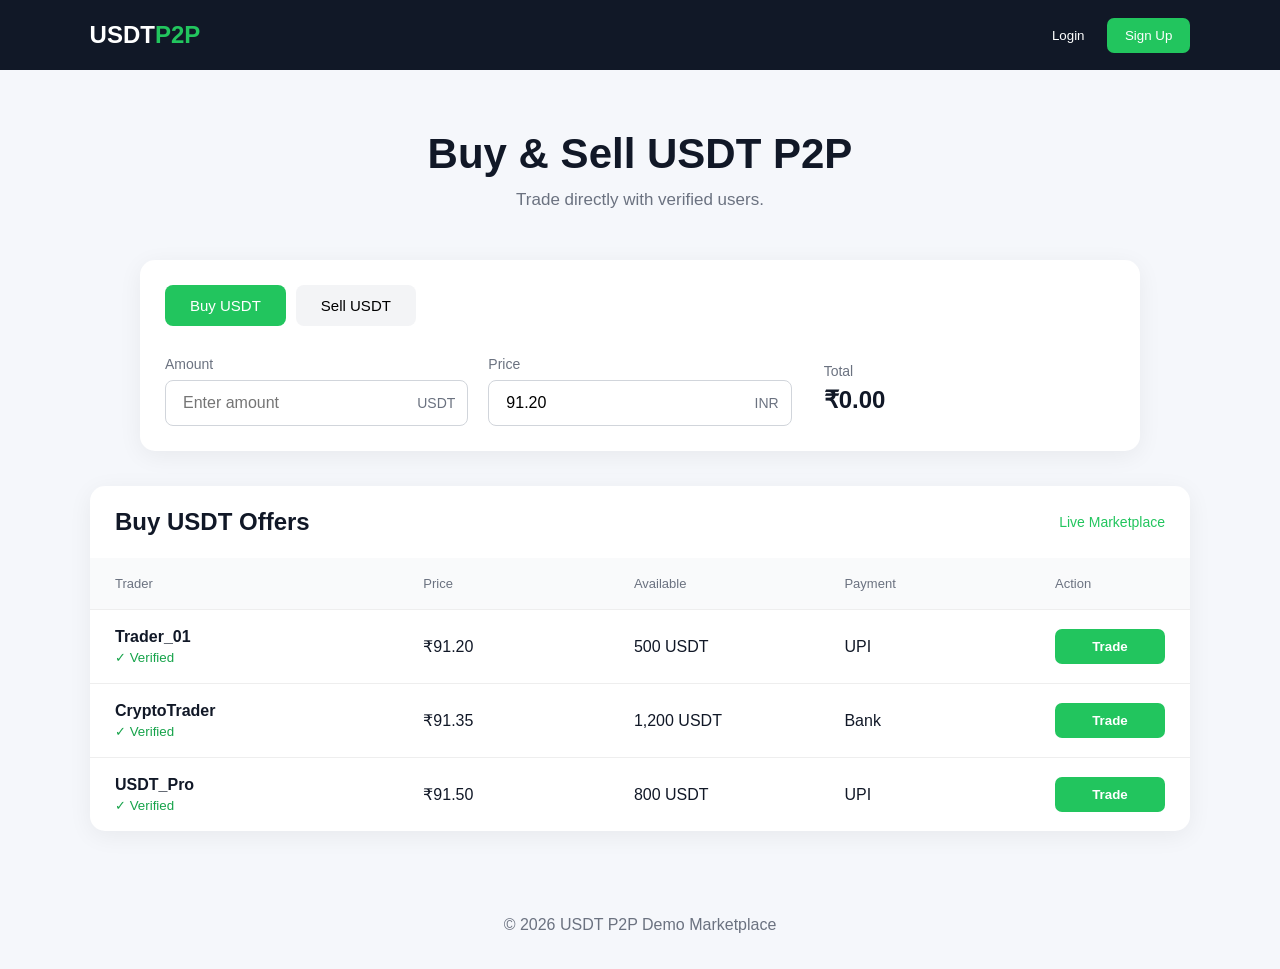
<file: INDEX.HTML>
<!DOCTYPE html>
<html lang="en">
<head>
    <meta charset="UTF-8">
    <meta name="viewport" content="width=device-width, initial-scale=1.0">
    <title>USDT P2P Marketplace</title>

    <link rel="stylesheet" href="style.css">
</head>

<body>

    <header>
        <div class="logo">USDT<span>P2P</span></div>

        <nav>
            <button class="login-btn">Login</button>
            <button class="signup-btn">Sign Up</button>
        </nav>
    </header>

    <main>

        <section class="hero">
            <h1>Buy & Sell USDT P2P</h1>
            <p>Trade directly with verified users.</p>
        </section>

        <section class="trade-box">

            <div class="tabs">
                <button id="buyTab" class="tab active" onclick="setMode('buy')">
                    Buy USDT
                </button>

                <button id="sellTab" class="tab" onclick="setMode('sell')">
                    Sell USDT
                </button>
            </div>

            <div class="calculator">

                <div>
                    <label>Amount</label>

                    <div class="input-box">
                        <input
                            type="number"
                            id="amount"
                            placeholder="Enter amount"
                            oninput="calculate()"
                        >

                        <span id="currency">USDT</span>
                    </div>
                </div>

                <div>
                    <label>Price</label>

                    <div class="input-box">
                        <input
                            type="number"
                            id="price"
                            value="91.20"
                            oninput="calculate()"
                        >

                        <span>INR</span>
                    </div>
                </div>

                <div class="total">
                    <span>Total</span>
                    <strong id="total">₹0.00</strong>
                </div>

            </div>

        </section>

        <section class="market">

            <div class="market-title">
                <h2 id="marketTitle">Buy USDT Offers</h2>
                <span>Live Marketplace</span>
            </div>

            <div class="market-header">
                <div>Trader</div>
                <div>Price</div>
                <div>Available</div>
                <div>Payment</div>
                <div>Action</div>
            </div>

            <div class="offer">

                <div>
                    <strong>Trader_01</strong>
                    <small>✓ Verified</small>
                </div>

                <div>₹91.20</div>
                <div>500 USDT</div>
                <div>UPI</div>

                <button class="trade-btn" onclick="startTrade('Trader_01')">
                    Trade
                </button>

            </div>

            <div class="offer">

                <div>
                    <strong>CryptoTrader</strong>
                    <small>✓ Verified</small>
                </div>

                <div>₹91.35</div>
                <div>1,200 USDT</div>
                <div>Bank</div>

                <button class="trade-btn" onclick="startTrade('CryptoTrader')">
                    Trade
                </button>

            </div>

            <div class="offer">

                <div>
                    <strong>USDT_Pro</strong>
                    <small>✓ Verified</small>
                </div>

                <div>₹91.50</div>
                <div>800 USDT</div>
                <div>UPI</div>

                <button class="trade-btn" onclick="startTrade('USDT_Pro')">
                    Trade
                </button>

            </div>

        </section>

    </main>

    <footer>
        © 2026 USDT P2P Demo Marketplace
    </footer>

    <script src="script.js"></script>

</body>
</html>
</file>
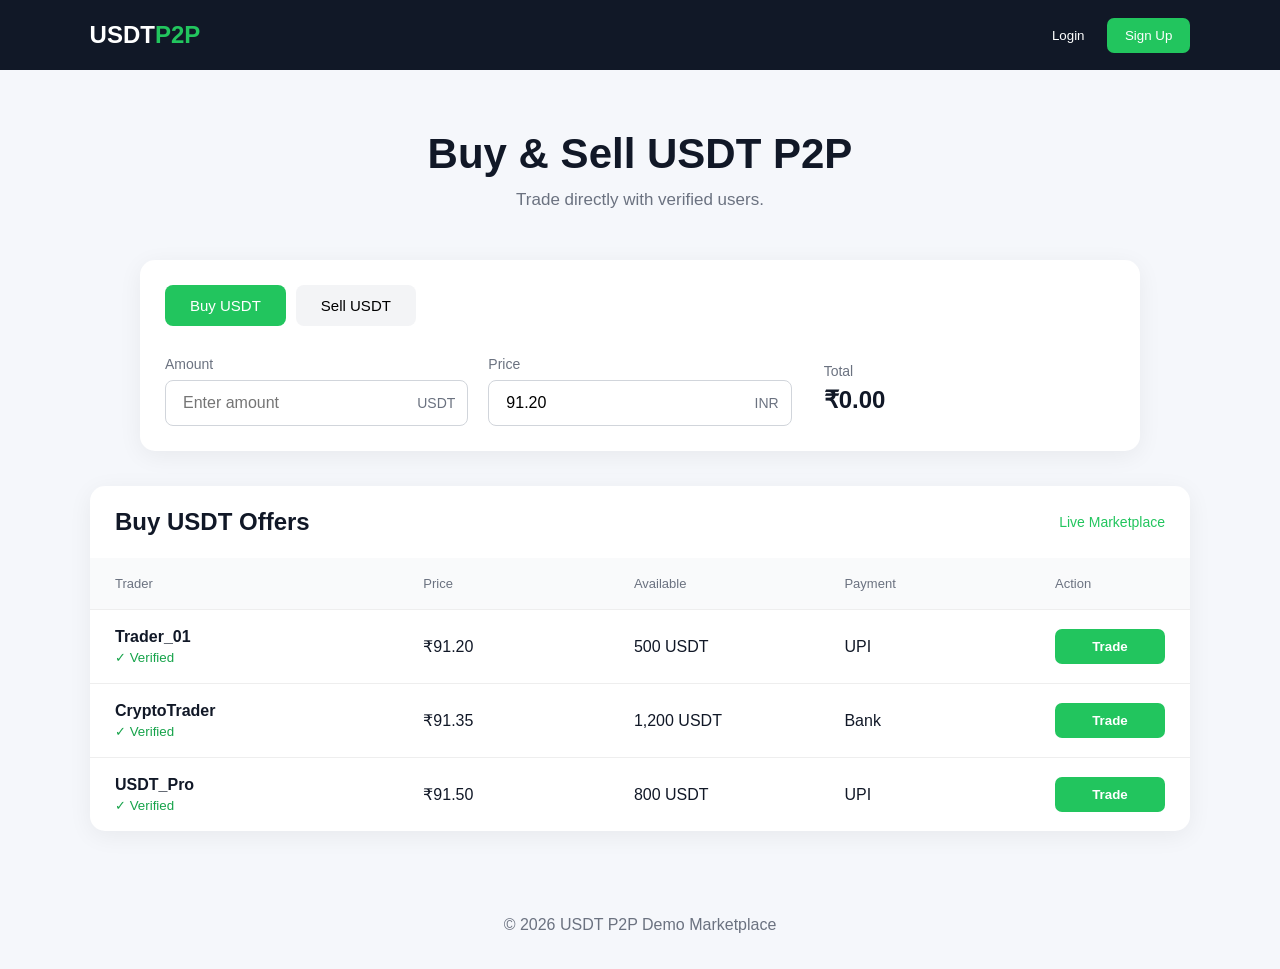
<file: index.html>
<!DOCTYPE html>
<html lang="en">
<head>
    <meta charset="UTF-8">
    <meta name="viewport" content="width=device-width, initial-scale=1.0">
    <title>USDT P2P Marketplace</title>

    <link rel="stylesheet" href="style.css">
</head>

<body>

    <header>
        <div class="logo">USDT<span>P2P</span></div>

        <nav>
            <button class="login-btn">Login</button>
            <button class="signup-btn">Sign Up</button>
        </nav>
    </header>

    <main>

        <section class="hero">
            <h1>Buy & Sell USDT P2P</h1>
            <p>Trade directly with verified users.</p>
        </section>

        <section class="trade-box">

            <div class="tabs">
                <button id="buyTab" class="tab active" onclick="setMode('buy')">
                    Buy USDT
                </button>

                <button id="sellTab" class="tab" onclick="setMode('sell')">
                    Sell USDT
                </button>
            </div>

            <div class="calculator">

                <div>
                    <label>Amount</label>

                    <div class="input-box">
                        <input
                            type="number"
                            id="amount"
                            placeholder="Enter amount"
                            oninput="calculate()"
                        >

                        <span id="currency">USDT</span>
                    </div>
                </div>

                <div>
                    <label>Price</label>

                    <div class="input-box">
                        <input
                            type="number"
                            id="price"
                            value="91.20"
                            oninput="calculate()"
                        >

                        <span>INR</span>
                    </div>
                </div>

                <div class="total">
                    <span>Total</span>
                    <strong id="total">₹0.00</strong>
                </div>

            </div>

        </section>

        <section class="market">

            <div class="market-title">
                <h2 id="marketTitle">Buy USDT Offers</h2>
                <span>Live Marketplace</span>
            </div>

            <div class="market-header">
                <div>Trader</div>
                <div>Price</div>
                <div>Available</div>
                <div>Payment</div>
                <div>Action</div>
            </div>

            <div class="offer">

                <div>
                    <strong>Trader_01</strong>
                    <small>✓ Verified</small>
                </div>

                <div>₹91.20</div>
                <div>500 USDT</div>
                <div>UPI</div>

                <button class="trade-btn" onclick="startTrade('Trader_01')">
                    Trade
                </button>

            </div>

            <div class="offer">

                <div>
                    <strong>CryptoTrader</strong>
                    <small>✓ Verified</small>
                </div>

                <div>₹91.35</div>
                <div>1,200 USDT</div>
                <div>Bank</div>

                <button class="trade-btn" onclick="startTrade('CryptoTrader')">
                    Trade
                </button>

            </div>

            <div class="offer">

                <div>
                    <strong>USDT_Pro</strong>
                    <small>✓ Verified</small>
                </div>

                <div>₹91.50</div>
                <div>800 USDT</div>
                <div>UPI</div>

                <button class="trade-btn" onclick="startTrade('USDT_Pro')">
                    Trade
                </button>

            </div>

        </section>

    </main>

    <footer>
        © 2026 USDT P2P Demo Marketplace
    </footer>

    <script src="script.js"></script>

</body>
</html>
</file>
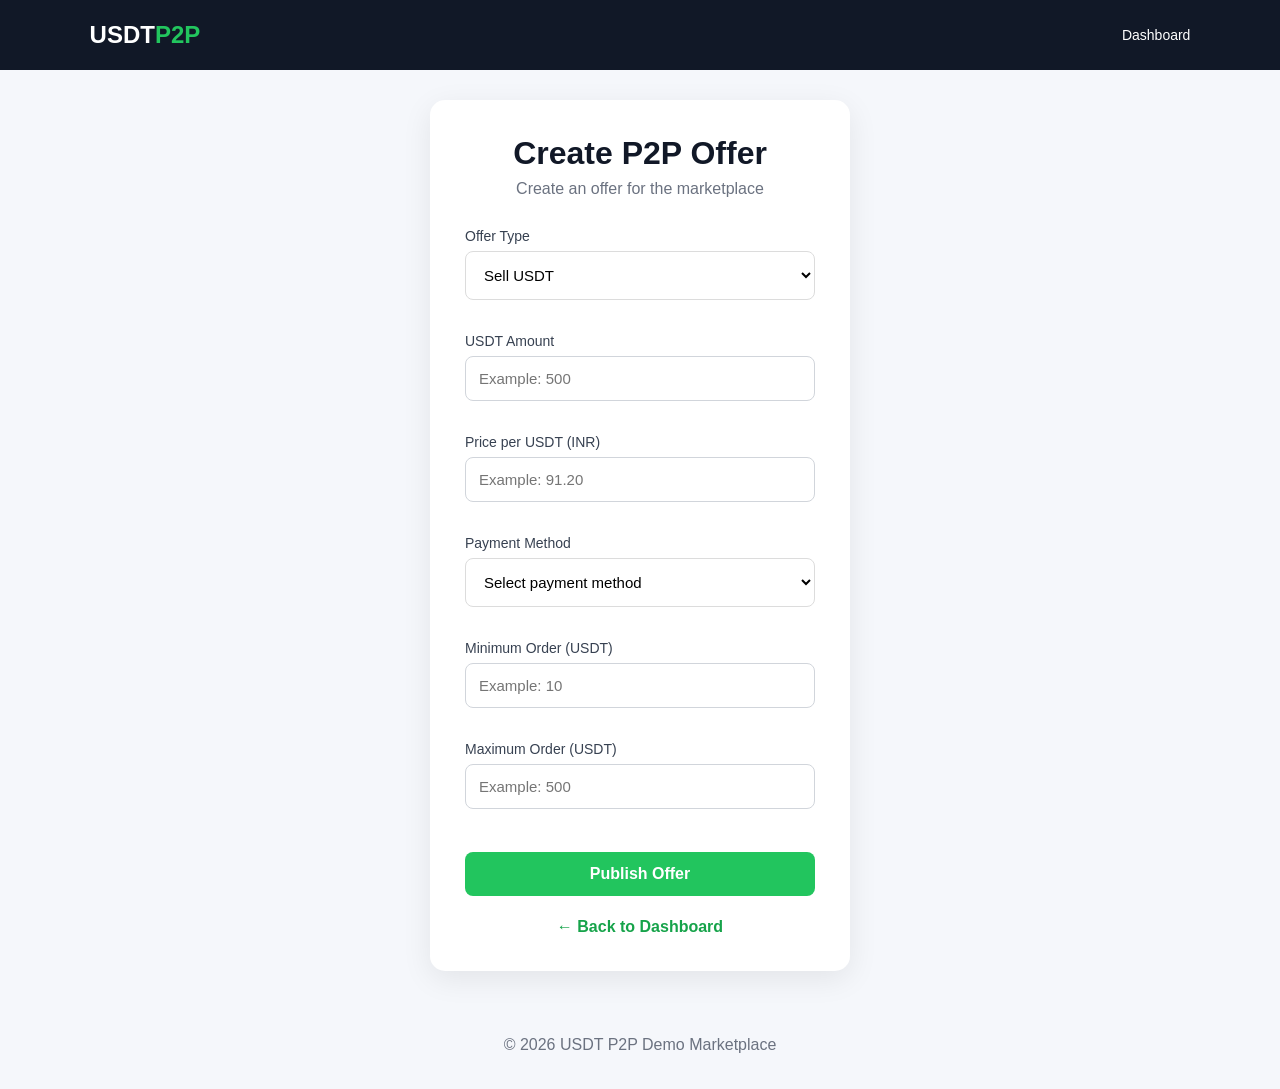
<file: CREATE-offer.html>
<!DOCTYPE html>
<html lang="en">
<head>
    <meta charset="UTF-8">
    <meta name="viewport" content="width=device-width, initial-scale=1.0">
    <title>Create Offer - USDT P2P</title>
    <link rel="stylesheet" href="style.css">
</head>

<body>

<header>
    <div class="logo">USDT<span>P2P</span></div>
    <a href="dashboard.html" class="back-home">Dashboard</a>
</header>

<main class="auth-page">

    <div class="auth-card offer-card">

        <h1>Create P2P Offer</h1>
        <p class="auth-subtitle">
            Create an offer for the marketplace
        </p>

        <form onsubmit="createOffer(event)">

            <label>Offer Type</label>
            <select id="offerType" required>
                <option value="sell">Sell USDT</option>
                <option value="buy">Buy USDT</option>
            </select>

            <label>USDT Amount</label>
            <input
                type="number"
                id="usdtAmount"
                placeholder="Example: 500"
                min="1"
                step="0.01"
                required
            >

            <label>Price per USDT (INR)</label>
            <input
                type="number"
                id="usdtPrice"
                placeholder="Example: 91.20"
                min="0.01"
                step="0.01"
                required
            >

            <label>Payment Method</label>
            <select id="paymentMethod" required>
                <option value="">Select payment method</option>
                <option value="UPI">UPI</option>
                <option value="Bank Transfer">Bank Transfer</option>
            </select>

            <label>Minimum Order (USDT)</label>
            <input
                type="number"
                id="minOrder"
                placeholder="Example: 10"
                min="1"
                step="0.01"
                required
            >

            <label>Maximum Order (USDT)</label>
            <input
                type="number"
                id="maxOrder"
                placeholder="Example: 500"
                min="1"
                step="0.01"
                required
            >

            <button type="submit" class="auth-btn">
                Publish Offer
            </button>

        </form>

        <p class="switch-auth">
            <a href="dashboard.html">← Back to Dashboard</a>
        </p>

    </div>

</main>

<footer>
    © 2026 USDT P2P Demo Marketplace
</footer>

<script>

function createOffer(event) {

    event.preventDefault();

    const type = document.getElementById("offerType").value;
    const amount = Number(document.getElementById("usdtAmount").value);
    const price = Number(document.getElementById("usdtPrice").value);
    const payment = document.getElementById("paymentMethod").value;
    const minOrder = Number(document.getElementById("minOrder").value);
    const maxOrder = Number(document.getElementById("maxOrder").value);

    if (minOrder > maxOrder) {
        alert("Minimum order cannot be greater than maximum order.");
        return;
    }

    if (maxOrder > amount) {
        alert("Maximum order cannot be greater than available USDT amount.");
        return;
    }

    const offer = {
        id: Date.now(),
        type: type,
        amount: amount,
        price: price,
        payment: payment,
        minOrder: minOrder,
        maxOrder: maxOrder,
        status: "Active"
    };

    localStorage.setItem("myOffer", JSON.stringify(offer));

    alert(
        "Offer Published Successfully!\n\n" +
        "Type: " + type.toUpperCase() +
        "\nUSDT: " + amount +
        "\nPrice: ₹" + price +
        "\nPayment: " + payment
    );

    window.location.href = "dashboard.html";
}

</script>

</body>
</html>
</file>
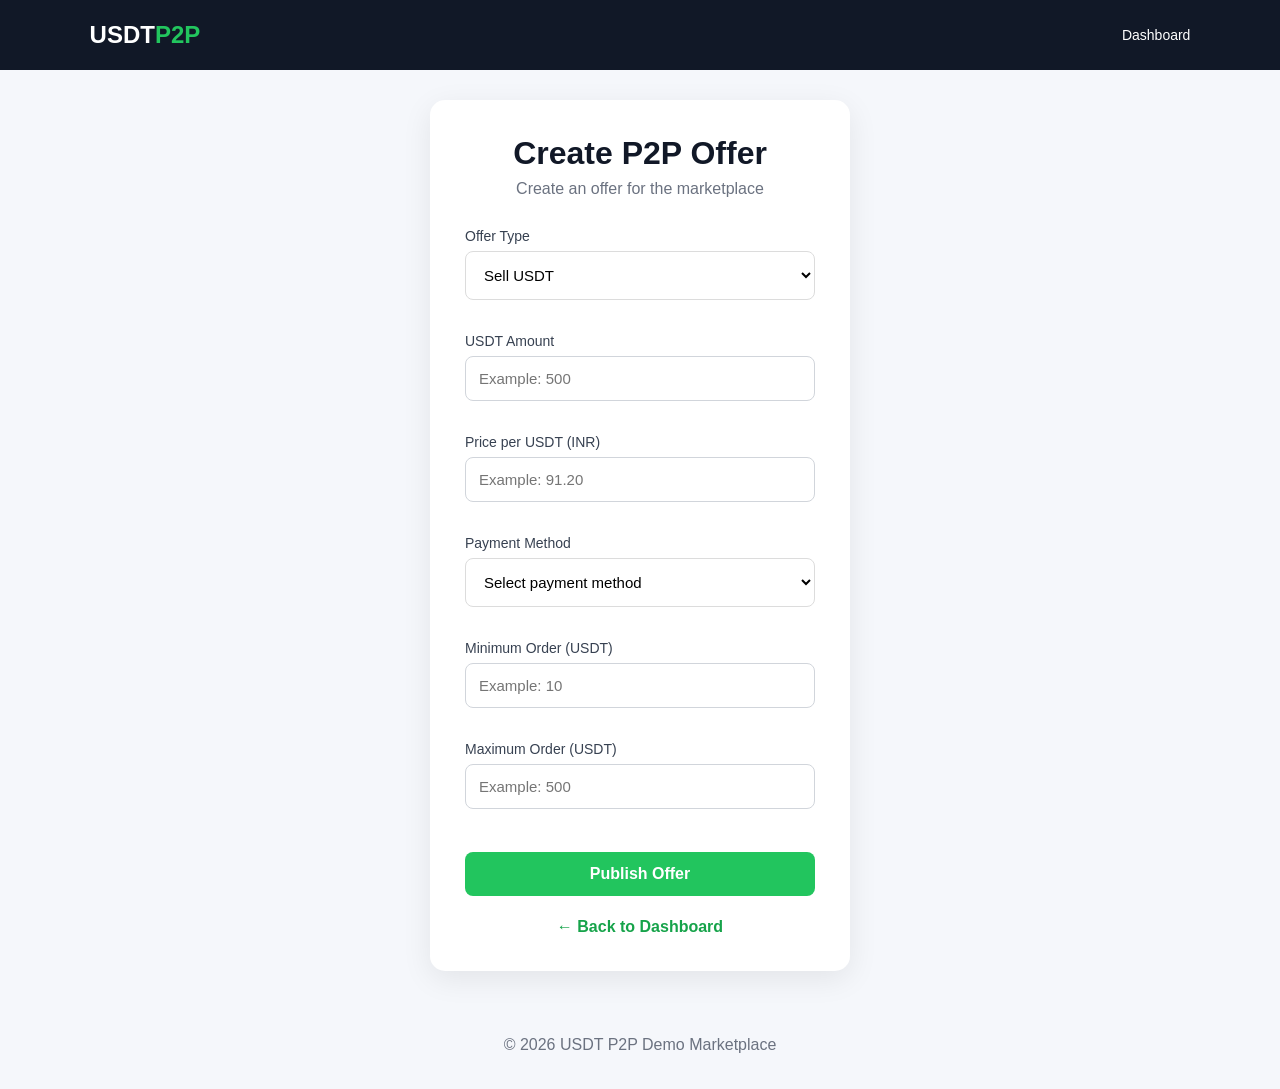
<file: create-offer.html>
<!DOCTYPE html>
<html lang="en">
<head>
    <meta charset="UTF-8">
    <meta name="viewport" content="width=device-width, initial-scale=1.0">
    <title>Create Offer - USDT P2P</title>
    <link rel="stylesheet" href="style.css">
</head>

<body>

<header>
    <div class="logo">USDT<span>P2P</span></div>
    <a href="dashboard.html" class="back-home">Dashboard</a>
</header>

<main class="auth-page">

    <div class="auth-card offer-card">

        <h1>Create P2P Offer</h1>
        <p class="auth-subtitle">
            Create an offer for the marketplace
        </p>

        <form onsubmit="createOffer(event)">

            <label>Offer Type</label>
            <select id="offerType" required>
                <option value="sell">Sell USDT</option>
                <option value="buy">Buy USDT</option>
            </select>

            <label>USDT Amount</label>
            <input
                type="number"
                id="usdtAmount"
                placeholder="Example: 500"
                min="1"
                step="0.01"
                required
            >

            <label>Price per USDT (INR)</label>
            <input
                type="number"
                id="usdtPrice"
                placeholder="Example: 91.20"
                min="0.01"
                step="0.01"
                required
            >

            <label>Payment Method</label>
            <select id="paymentMethod" required>
                <option value="">Select payment method</option>
                <option value="UPI">UPI</option>
                <option value="Bank Transfer">Bank Transfer</option>
            </select>

            <label>Minimum Order (USDT)</label>
            <input
                type="number"
                id="minOrder"
                placeholder="Example: 10"
                min="1"
                step="0.01"
                required
            >

            <label>Maximum Order (USDT)</label>
            <input
                type="number"
                id="maxOrder"
                placeholder="Example: 500"
                min="1"
                step="0.01"
                required
            >

            <button type="submit" class="auth-btn">
                Publish Offer
            </button>

        </form>

        <p class="switch-auth">
            <a href="dashboard.html">← Back to Dashboard</a>
        </p>

    </div>

</main>

<footer>
    © 2026 USDT P2P Demo Marketplace
</footer>

<script>

function createOffer(event) {

    event.preventDefault();

    const type = document.getElementById("offerType").value;
    const amount = Number(document.getElementById("usdtAmount").value);
    const price = Number(document.getElementById("usdtPrice").value);
    const payment = document.getElementById("paymentMethod").value;
    const minOrder = Number(document.getElementById("minOrder").value);
    const maxOrder = Number(document.getElementById("maxOrder").value);

    if (minOrder > maxOrder) {
        alert("Minimum order cannot be greater than maximum order.");
        return;
    }

    if (maxOrder > amount) {
        alert("Maximum order cannot be greater than available USDT amount.");
        return;
    }

    const offer = {
        id: Date.now(),
        type: type,
        amount: amount,
        price: price,
        payment: payment,
        minOrder: minOrder,
        maxOrder: maxOrder,
        status: "Active"
    };

    localStorage.setItem("myOffer", JSON.stringify(offer));

    alert(
        "Offer Published Successfully!\n\n" +
        "Type: " + type.toUpperCase() +
        "\nUSDT: " + amount +
        "\nPrice: ₹" + price +
        "\nPayment: " + payment
    );

    window.location.href = "dashboard.html";
}

</script>

</body>
</html>
</file>
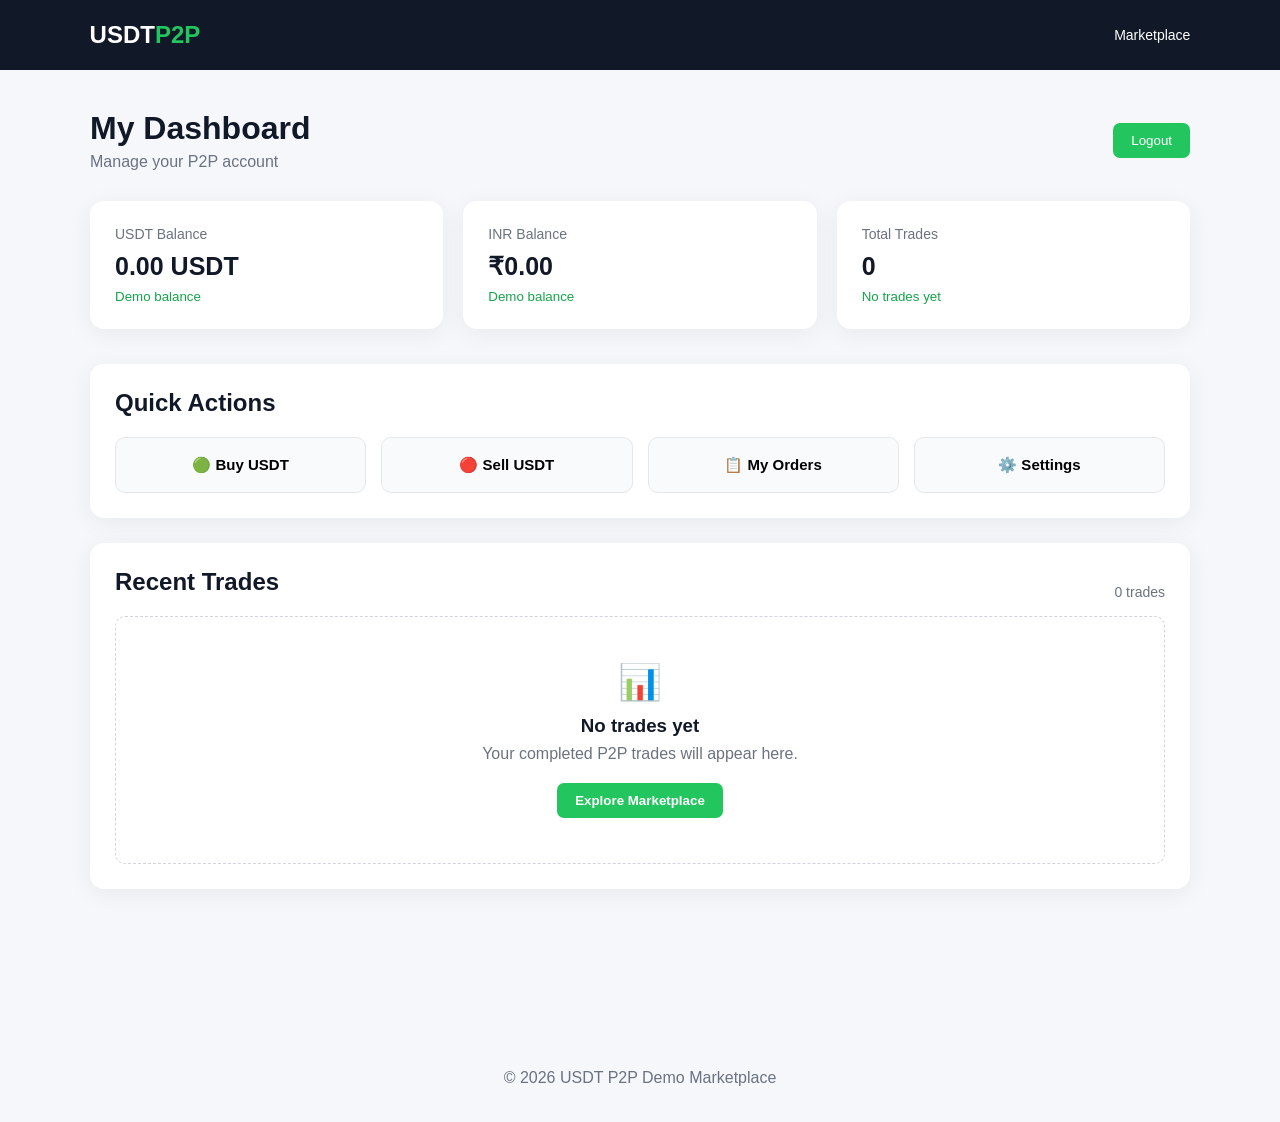
<file: DASHBORD.HTML>
<!DOCTYPE html>
<html lang="en">
<head>
    <meta charset="UTF-8">
    <meta name="viewport" content="width=device-width, initial-scale=1.0">

    <title>Dashboard - USDT P2P</title>

    <link rel="stylesheet" href="style.css">
</head>

<body>

<header>

    <div class="logo">
        USDT<span>P2P</span>
    </div>

    <a href="index.html" class="back-home">
        Marketplace
    </a>

</header>


<main class="dashboard">

    <div class="dashboard-head">

        <div>
            <h1>My Dashboard</h1>
            <p>Manage your P2P account</p>
        </div>

        <button class="signup-btn" onclick="logoutDemo()">
            Logout
        </button>

    </div>


    <!-- BALANCE CARDS -->

    <section class="balance-grid">

        <div class="balance-card">

            <span>USDT Balance</span>

            <strong>0.00 USDT</strong>

            <small>Demo balance</small>

        </div>


        <div class="balance-card">

            <span>INR Balance</span>

            <strong>₹0.00</strong>

            <small>Demo balance</small>

        </div>


        <div class="balance-card">

            <span>Total Trades</span>

            <strong>0</strong>

            <small>No trades yet</small>

        </div>

    </section>


    <!-- QUICK ACTIONS -->

    <section class="dashboard-section">

        <h2>Quick Actions</h2>

        <div class="action-grid">

            <button onclick="openMarketplace()">
                🟢 Buy USDT
            </button>

            <button onclick="openMarketplace()">
                🔴 Sell USDT
            </button>

            <button onclick="showComingSoon()">
                📋 My Orders
            </button>

            <button onclick="showComingSoon()">
                ⚙️ Settings
            </button>

        </div>

    </section>


    <!-- RECENT TRADES -->

    <section class="dashboard-section">

        <div class="section-heading">

            <h2>Recent Trades</h2>

            <span>0 trades</span>

        </div>


        <div class="empty-state">

            <div class="empty-icon">
                📊
            </div>

            <h3>No trades yet</h3>

            <p>
                Your completed P2P trades will appear here.
            </p>

            <button
                class="trade-btn"
                onclick="openMarketplace()"
            >
                Explore Marketplace
            </button>

        </div>

    </section>

</main>


<footer>
    © 2026 USDT P2P Demo Marketplace
</footer>


<script>

function openMarketplace() {

    window.location.href = "index.html";

}


function showComingSoon() {

    alert(
        "This feature is part of the next version."
    );

}


function logoutDemo() {

    alert("Demo logout successful.");

    window.location.href = "index.html";

}

</script>

</body>
</html>
</file>
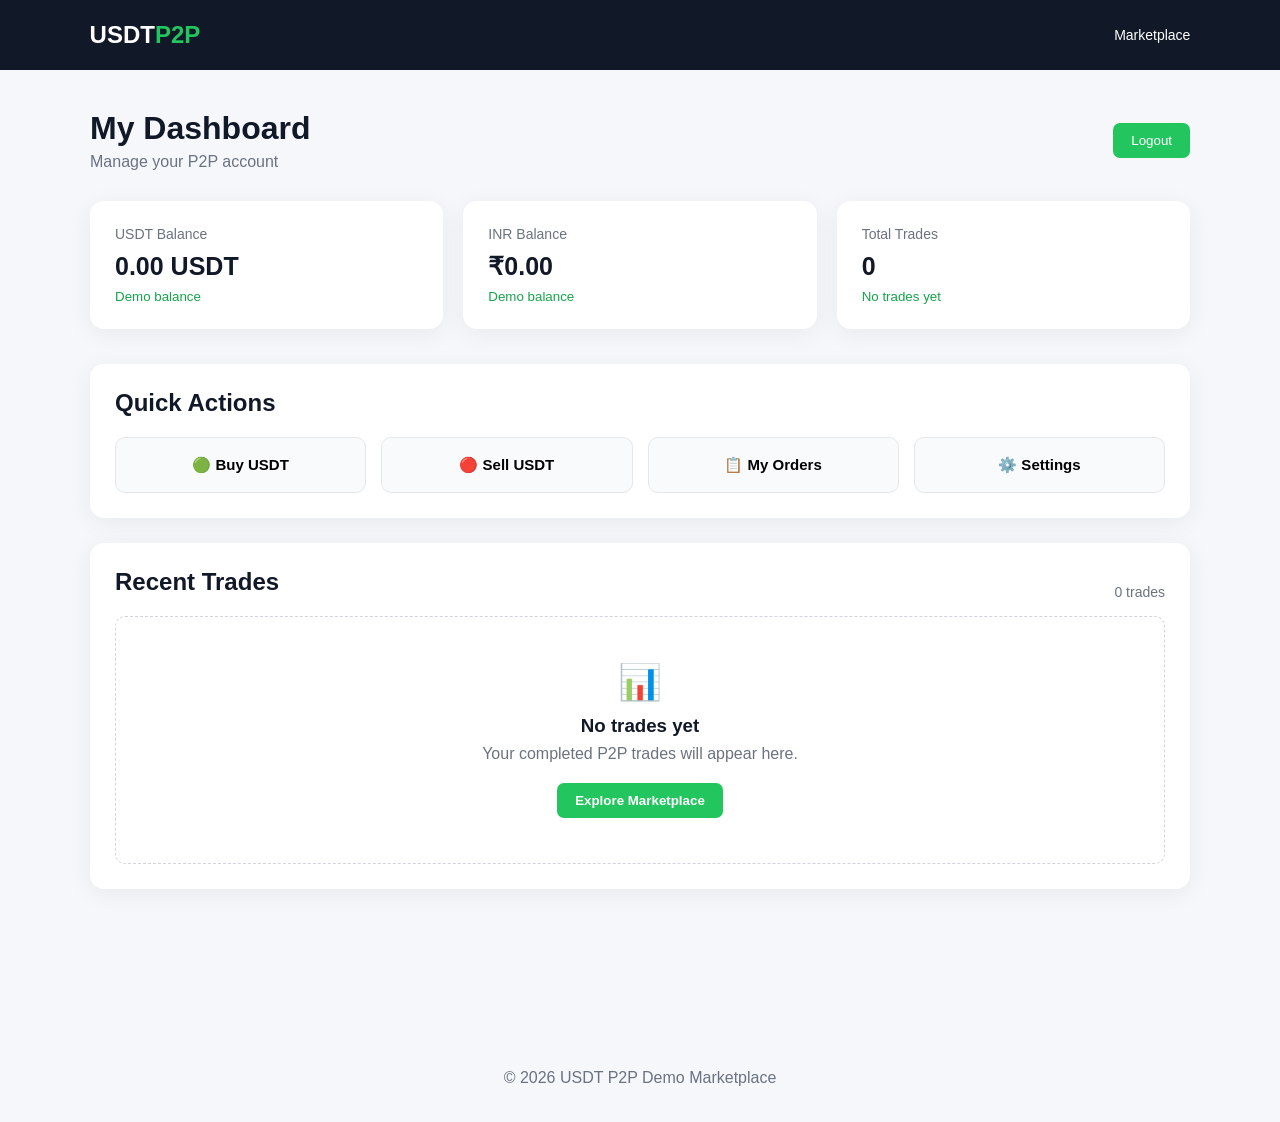
<file: dashbord.html>
<!DOCTYPE html>
<html lang="en">
<head>
    <meta charset="UTF-8">
    <meta name="viewport" content="width=device-width, initial-scale=1.0">

    <title>Dashboard - USDT P2P</title>

    <link rel="stylesheet" href="style.css">
</head>

<body>

<header>

    <div class="logo">
        USDT<span>P2P</span>
    </div>

    <a href="index.html" class="back-home">
        Marketplace
    </a>

</header>


<main class="dashboard">

    <div class="dashboard-head">

        <div>
            <h1>My Dashboard</h1>
            <p>Manage your P2P account</p>
        </div>

        <button class="signup-btn" onclick="logoutDemo()">
            Logout
        </button>

    </div>


    <!-- BALANCE CARDS -->

    <section class="balance-grid">

        <div class="balance-card">

            <span>USDT Balance</span>

            <strong>0.00 USDT</strong>

            <small>Demo balance</small>

        </div>


        <div class="balance-card">

            <span>INR Balance</span>

            <strong>₹0.00</strong>

            <small>Demo balance</small>

        </div>


        <div class="balance-card">

            <span>Total Trades</span>

            <strong>0</strong>

            <small>No trades yet</small>

        </div>

    </section>


    <!-- QUICK ACTIONS -->

    <section class="dashboard-section">

        <h2>Quick Actions</h2>

        <div class="action-grid">

            <button onclick="openMarketplace()">
                🟢 Buy USDT
            </button>

            <button onclick="openMarketplace()">
                🔴 Sell USDT
            </button>

            <button onclick="showComingSoon()">
                📋 My Orders
            </button>

            <button onclick="showComingSoon()">
                ⚙️ Settings
            </button>

        </div>

    </section>


    <!-- RECENT TRADES -->

    <section class="dashboard-section">

        <div class="section-heading">

            <h2>Recent Trades</h2>

            <span>0 trades</span>

        </div>


        <div class="empty-state">

            <div class="empty-icon">
                📊
            </div>

            <h3>No trades yet</h3>

            <p>
                Your completed P2P trades will appear here.
            </p>

            <button
                class="trade-btn"
                onclick="openMarketplace()"
            >
                Explore Marketplace
            </button>

        </div>

    </section>

</main>


<footer>
    © 2026 USDT P2P Demo Marketplace
</footer>


<script>

function openMarketplace() {

    window.location.href = "index.html";

}


function showComingSoon() {

    alert(
        "This feature is part of the next version."
    );

}


function logoutDemo() {

    alert("Demo logout successful.");

    window.location.href = "index.html";

}

</script>

</body>
</html>
</file>
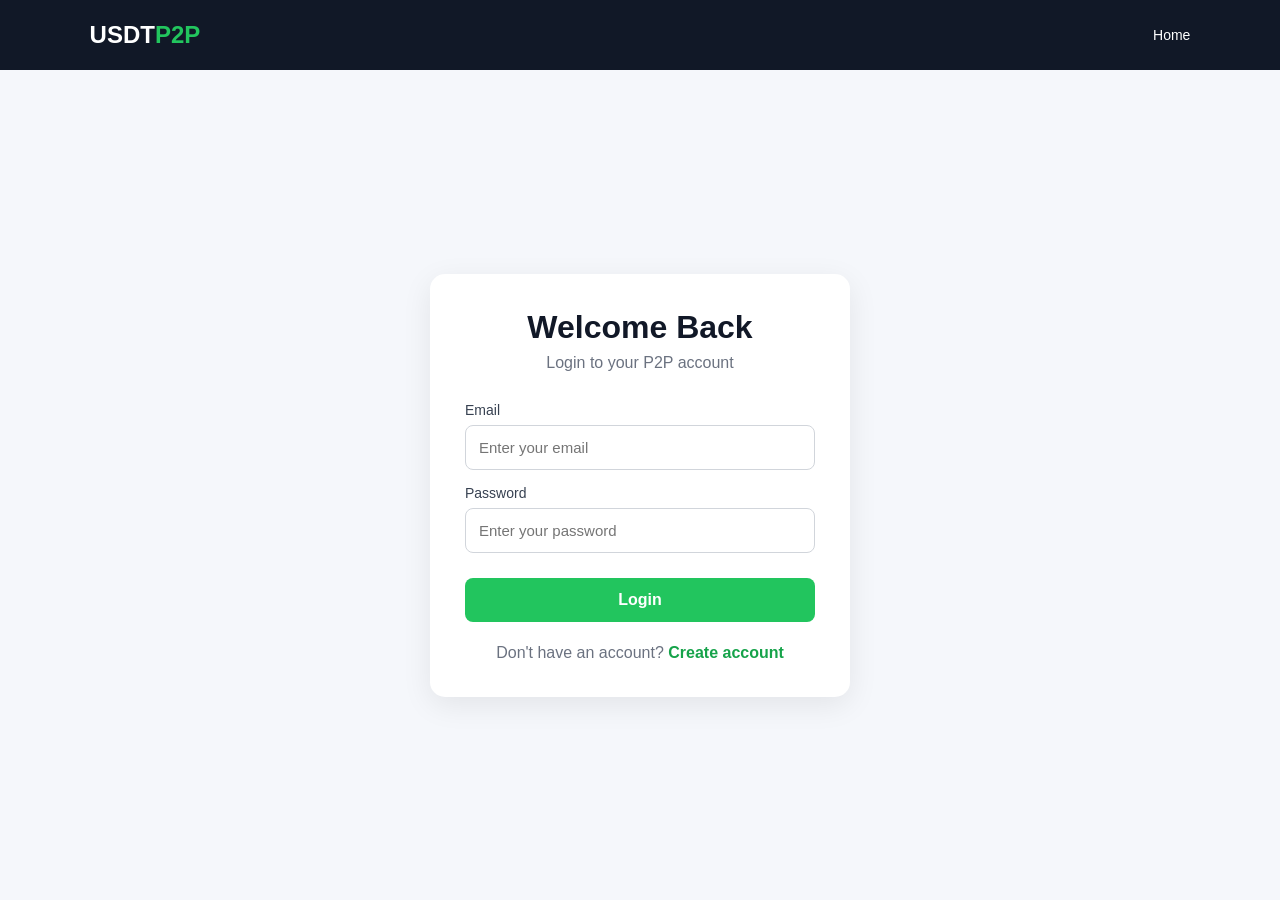
<file: LOGIN.HTML>
<!DOCTYPE html>
<html lang="en">
<head>
    <meta charset="UTF-8">
    <meta name="viewport" content="width=device-width, initial-scale=1.0">

    <title>Login - USDT P2P</title>

    <link rel="stylesheet" href="style.css">
</head>

<body>

    <header>

        <div class="logo">
            USDT<span>P2P</span>
        </div>

        <a href="index.html" class="back-home">
            Home
        </a>

    </header>


    <main class="auth-page">

        <div class="auth-card">

            <h1>Welcome Back</h1>

            <p class="auth-subtitle">
                Login to your P2P account
            </p>


            <form onsubmit="loginDemo(event)">

                <label>
                    Email
                </label>

                <input
                    type="email"
                    id="email"
                    placeholder="Enter your email"
                    required
                >


                <label>
                    Password
                </label>

                <input
                    type="password"
                    id="password"
                    placeholder="Enter your password"
                    required
                >


                <button type="submit" class="auth-btn">
                    Login
                </button>

            </form>


            <p class="switch-auth">
                Don't have an account?

                <a href="signup.html">
                    Create account
                </a>
            </p>

        </div>

    </main>


    <script>

        function loginDemo(event) {

            event.preventDefault();

            const email =
                document.getElementById("email").value;

            alert(
                "Demo Login\n\n" +
                "Account: " + email +
                "\n\nReal authentication will be connected later."
            );
        }

    </script>

</body>
</html>
</file>
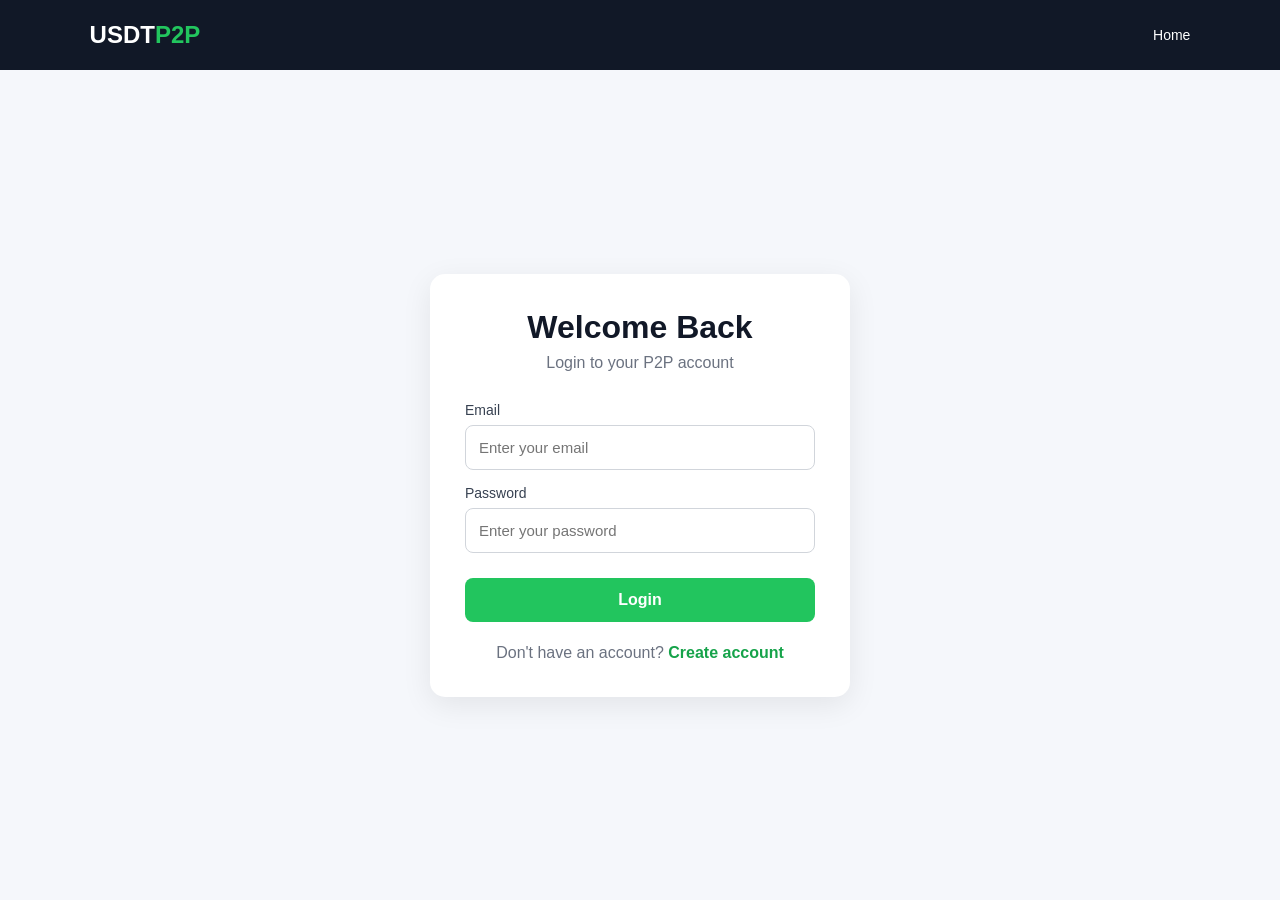
<file: login.html>
<!DOCTYPE html>
<html lang="en">
<head>
    <meta charset="UTF-8">
    <meta name="viewport" content="width=device-width, initial-scale=1.0">

    <title>Login - USDT P2P</title>

    <link rel="stylesheet" href="style.css">
</head>

<body>

    <header>

        <div class="logo">
            USDT<span>P2P</span>
        </div>

        <a href="index.html" class="back-home">
            Home
        </a>

    </header>


    <main class="auth-page">

        <div class="auth-card">

            <h1>Welcome Back</h1>

            <p class="auth-subtitle">
                Login to your P2P account
            </p>


            <form onsubmit="loginDemo(event)">

                <label>
                    Email
                </label>

                <input
                    type="email"
                    id="email"
                    placeholder="Enter your email"
                    required
                >


                <label>
                    Password
                </label>

                <input
                    type="password"
                    id="password"
                    placeholder="Enter your password"
                    required
                >


                <button type="submit" class="auth-btn">
                    Login
                </button>

            </form>


            <p class="switch-auth">
                Don't have an account?

                <a href="signup.html">
                    Create account
                </a>
            </p>

        </div>

    </main>


    <script>

        function loginDemo(event) {

            event.preventDefault();

            const email =
                document.getElementById("email").value;

            alert(
                "Demo Login\n\n" +
                "Account: " + email +
                "\n\nReal authentication will be connected later."
            );
        }

    </script>

</body>
</html>
</file>
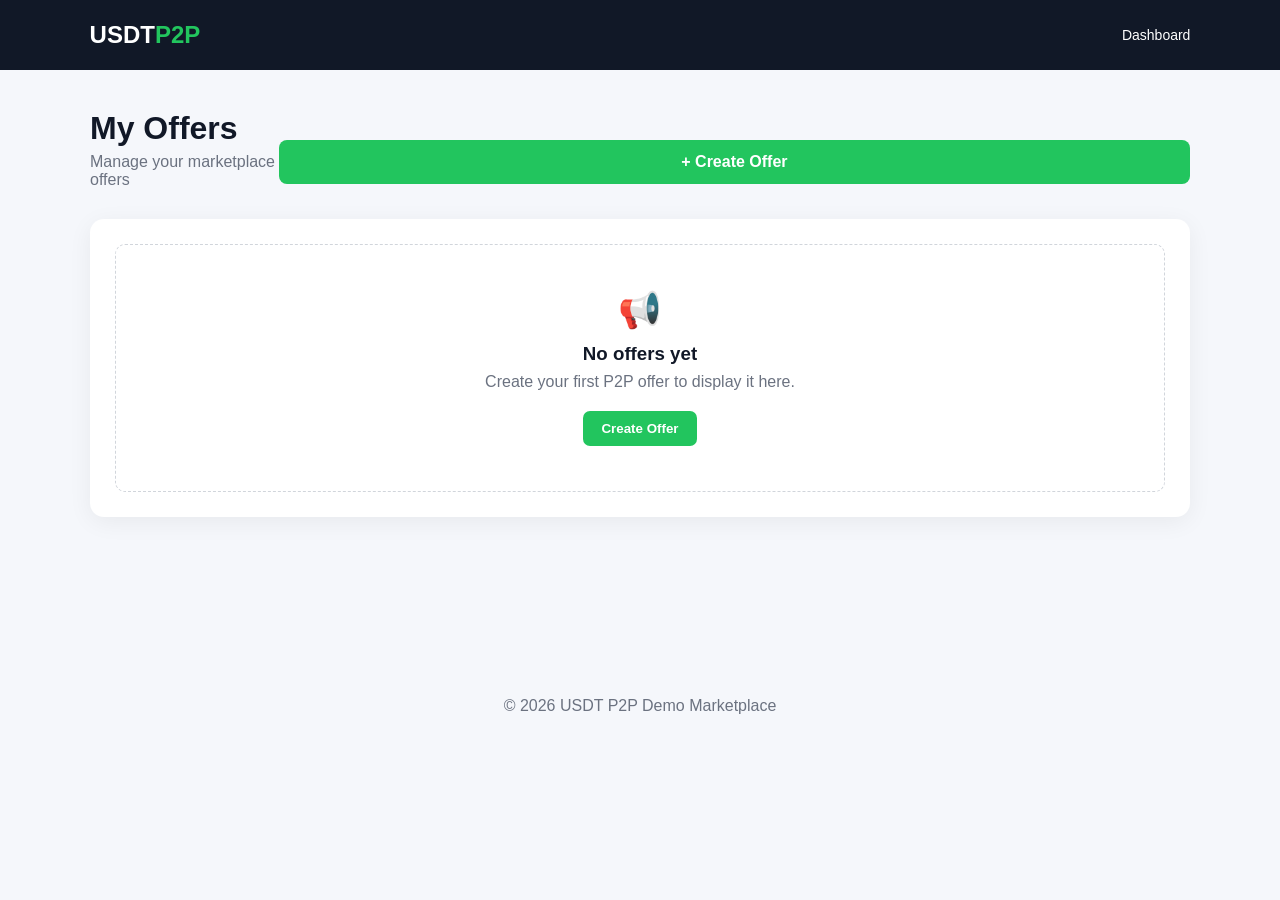
<file: my-offers.html>
<!DOCTYPE html>
<html lang="en">
<head>
    <meta charset="UTF-8">
    <meta name="viewport" content="width=device-width, initial-scale=1.0">
    <title>My Offers - USDT P2P</title>
    <link rel="stylesheet" href="style.css">
</head>

<body>

<header>
    <div class="logo">USDT<span>P2P</span></div>
    <a href="dashboard.html" class="back-home">Dashboard</a>
</header>

<main class="dashboard">

    <div class="dashboard-head">
        <div>
            <h1>My Offers</h1>
            <p>Manage your marketplace offers</p>
        </div>

        <button class="auth-btn small-btn" onclick="createNewOffer()">
            + Create Offer
        </button>
    </div>

    <section class="dashboard-section">

        <div id="offersContainer"></div>

        <div id="emptyOffers" class="empty-state">
            <div class="empty-icon">📢</div>
            <h3>No offers yet</h3>
            <p>Create your first P2P offer to display it here.</p>

            <button class="trade-btn" onclick="createNewOffer()">
                Create Offer
            </button>
        </div>

    </section>

</main>

<footer>
    © 2026 USDT P2P Demo Marketplace
</footer>

<script>

function createNewOffer() {
    window.location.href = "create-offer.html";
}

function loadOffers() {

    const container = document.getElementById("offersContainer");
    const empty = document.getElementById("emptyOffers");

    const savedOffer = localStorage.getItem("myOffer");

    if (!savedOffer) {
        container.innerHTML = "";
        empty.style.display = "block";
        return;
    }

    const offer = JSON.parse(savedOffer);

    empty.style.display = "none";

    const totalValue = offer.amount * offer.price;

    container.innerHTML = `
        <div class="offer-list-card">

            <div class="offer-top">

                <div>
                    <span class="offer-type ${offer.type}">
                        ${offer.type.toUpperCase()} USDT
                    </span>

                    <h2>${offer.amount.toLocaleString("en-IN")} USDT</h2>
                </div>

                <span class="offer-status">
                    ● ${offer.status}
                </span>

            </div>

            <div class="offer-details">

                <div>
                    <span>Price</span>
                    <strong>₹${offer.price.toFixed(2)}</strong>
                </div>

                <div>
                    <span>Payment</span>
                    <strong>${offer.payment}</strong>
                </div>

                <div>
                    <span>Min Order</span>
                    <strong>${offer.minOrder} USDT</strong>
                </div>

                <div>
                    <span>Max Order</span>
                    <strong>${offer.maxOrder} USDT</strong>
                </div>

            </div>

            <div class="offer-footer">

                <span>
                    Total Value:
                    <strong>₹${totalValue.toLocaleString("en-IN", {
                        minimumFractionDigits: 2,
                        maximumFractionDigits: 2
                    })}</strong>
                </span>

                <button class="delete-offer" onclick="deleteOffer()">
                    Delete Offer
                </button>

            </div>

        </div>
    `;
}

function deleteOffer() {

    const confirmDelete = confirm(
        "Are you sure you want to delete this offer?"
    );

    if (!confirmDelete) {
        return;
    }

    localStorage.removeItem("myOffer");

    loadOffers();

    alert("Offer deleted successfully.");
}

loadOffers();

</script>

</body>
</html>
</file>
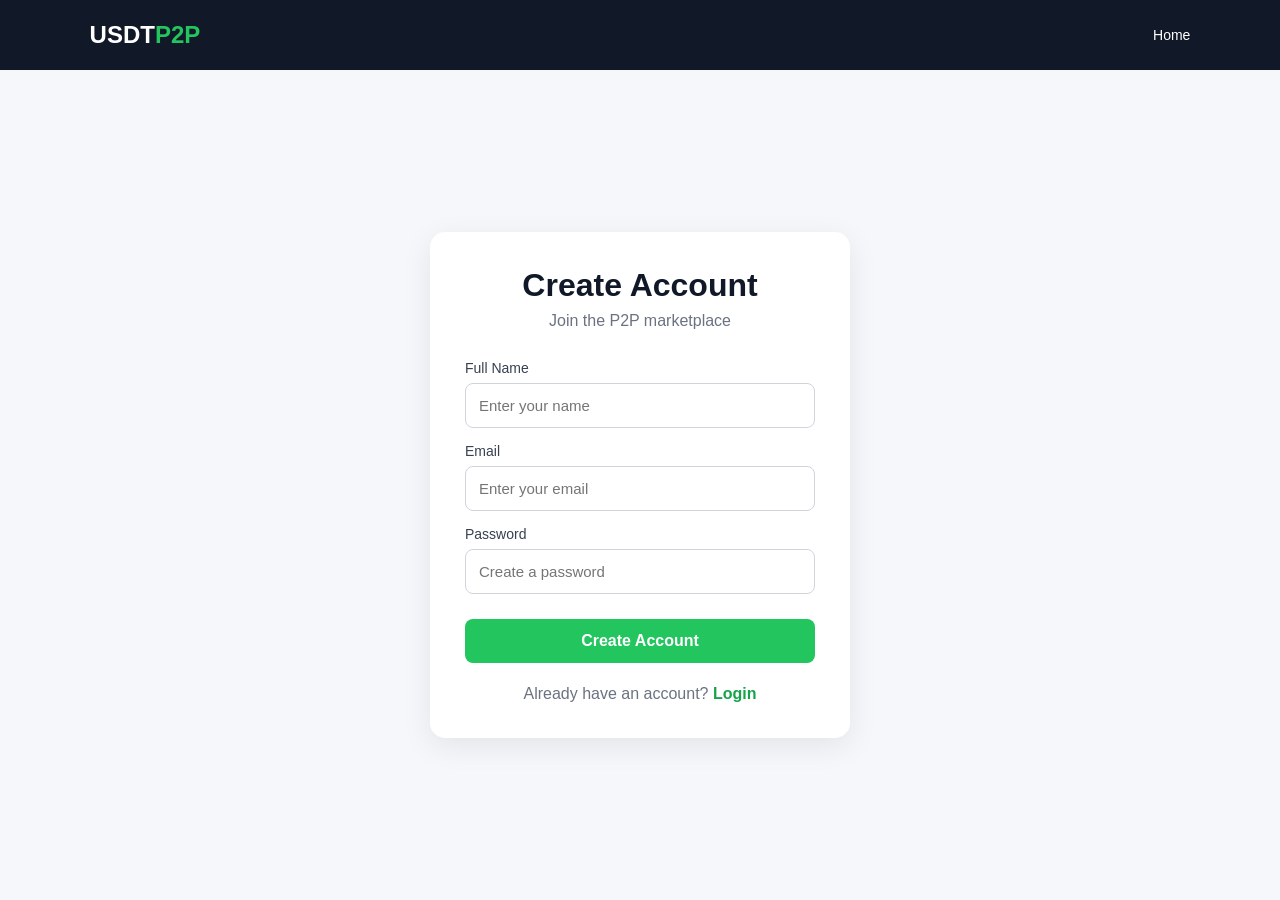
<file: SINGUP.HTML>
<!DOCTYPE html>
<html lang="en">
<head>
    <meta charset="UTF-8">
    <meta name="viewport" content="width=device-width, initial-scale=1.0">
    <title>Create Account - USDT P2P</title>
    <link rel="stylesheet" href="style.css">
</head>

<body>

<header>
    <div class="logo">USDT<span>P2P</span></div>
    <a href="index.html" class="back-home">Home</a>
</header>

<main class="auth-page">

    <div class="auth-card">

        <h1>Create Account</h1>

        <p class="auth-subtitle">
            Join the P2P marketplace
        </p>

        <form onsubmit="signupDemo(event)">

            <label>Full Name</label>
            <input
                type="text"
                id="name"
                placeholder="Enter your name"
                required
            >

            <label>Email</label>
            <input
                type="email"
                id="email"
                placeholder="Enter your email"
                required
            >

            <label>Password</label>
            <input
                type="password"
                id="password"
                placeholder="Create a password"
                minlength="8"
                required
            >

            <button type="submit" class="auth-btn">
                Create Account
            </button>

        </form>

        <p class="switch-auth">
            Already have an account?
            <a href="login.html">Login</a>
        </p>

    </div>

</main>

<script>
function signupDemo(event) {

    event.preventDefault();

    const name = document.getElementById("name").value;

    alert(
        "Demo Account Created\n\n" +
        "Welcome, " + name + "!"
    );
}
</script>

</body>
</html>
</file>
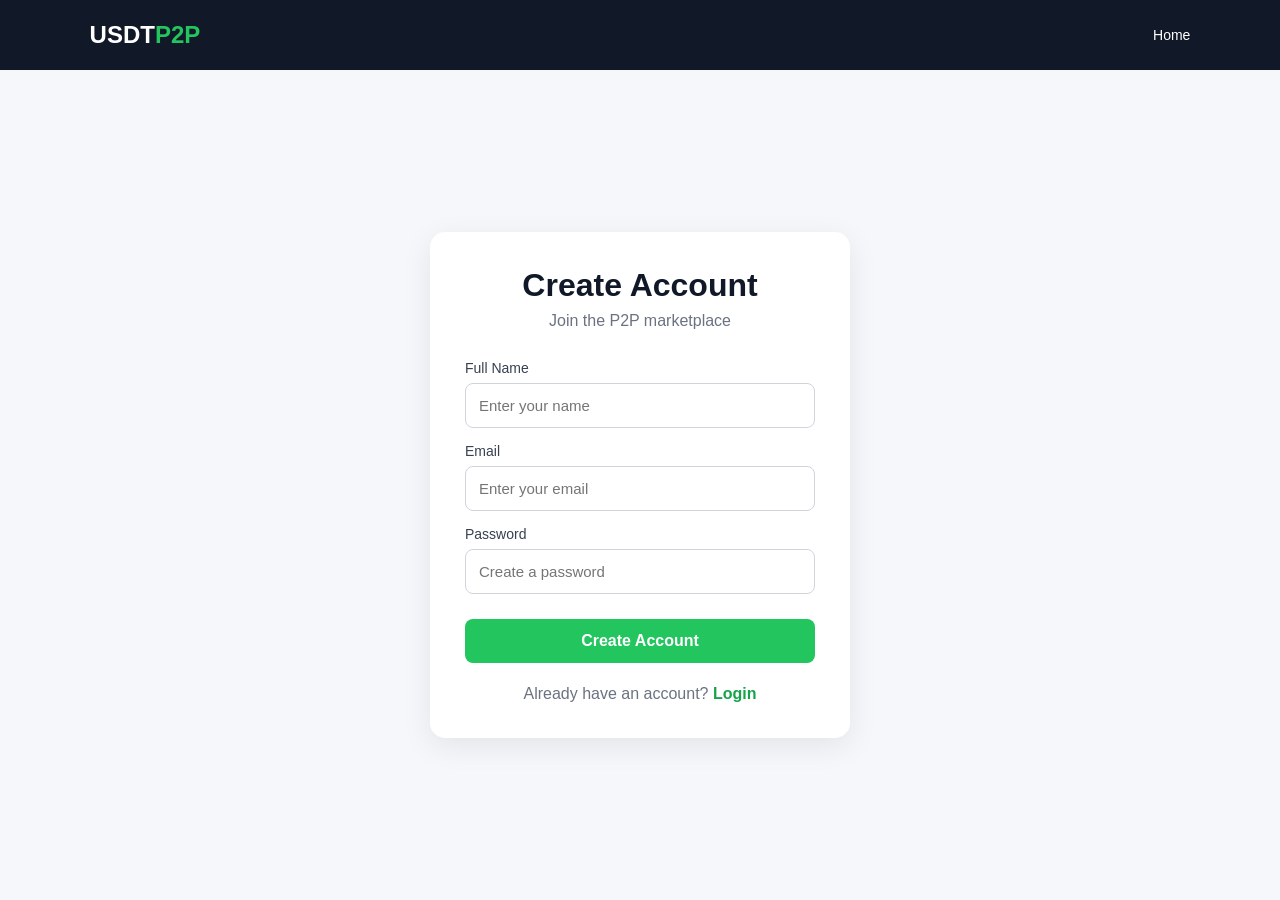
<file: singup.html>
<!DOCTYPE html>
<html lang="en">
<head>
    <meta charset="UTF-8">
    <meta name="viewport" content="width=device-width, initial-scale=1.0">
    <title>Create Account - USDT P2P</title>
    <link rel="stylesheet" href="style.css">
</head>

<body>

<header>
    <div class="logo">USDT<span>P2P</span></div>
    <a href="index.html" class="back-home">Home</a>
</header>

<main class="auth-page">

    <div class="auth-card">

        <h1>Create Account</h1>

        <p class="auth-subtitle">
            Join the P2P marketplace
        </p>

        <form onsubmit="signupDemo(event)">

            <label>Full Name</label>
            <input
                type="text"
                id="name"
                placeholder="Enter your name"
                required
            >

            <label>Email</label>
            <input
                type="email"
                id="email"
                placeholder="Enter your email"
                required
            >

            <label>Password</label>
            <input
                type="password"
                id="password"
                placeholder="Create a password"
                minlength="8"
                required
            >

            <button type="submit" class="auth-btn">
                Create Account
            </button>

        </form>

        <p class="switch-auth">
            Already have an account?
            <a href="login.html">Login</a>
        </p>

    </div>

</main>

<script>
function signupDemo(event) {

    event.preventDefault();

    const name = document.getElementById("name").value;

    alert(
        "Demo Account Created\n\n" +
        "Welcome, " + name + "!"
    );
}
</script>

</body>
</html>
</file>
<file: style.css>
* {.offer-card {
    max-width: 520px;
}

.offer-card select {
    width: 100%;
    padding: 14px;
    margin-bottom: 18px;
    border: 1px solid #dcdcdc;
    border-radius: 8px;
    font-size: 15px;
    background: #fff;
}

.offer-card input {
    margin-bottom: 18px;
}
    box-sizing: border-box;
    margin: 0;
    padding: 0;
    font-family: Arial, sans-serif;
}

body {
    background: #f5f7fb;
    color: #111827;
}

header {
    height: 70px;
    padding: 0 7%;
    background: #111827;

    display: flex;
    align-items: center;
    justify-content: space-between;
}

.logo {
    color: white;
    font-size: 24px;
    font-weight: bold;
}

.logo span {
    color: #22c55e;
}

button {
    cursor: pointer;
    border: none;
}

.login-btn {
    background: transparent;
    color: white;
    padding: 10px 18px;
}

.signup-btn {
    background: #22c55e;
    color: white;
    padding: 10px 18px;
    border-radius: 7px;
}

main {
    padding-bottom: 50px;
}

.hero {
    text-align: center;
    padding: 60px 20px 30px;
}

.hero h1 {
    font-size: 42px;
    margin-bottom: 12px;
}

.hero p {
    color: #6b7280;
    font-size: 17px;
}

.trade-box {
    width: 86%;
    max-width: 1000px;
    margin: 20px auto 35px;

    background: white;
    padding: 25px;
    border-radius: 15px;

    box-shadow: 0 5px 25px rgba(0,0,0,0.06);
}

.tabs {
    display: flex;
    gap: 10px;
    margin-bottom: 25px;
}

.tab {
    padding: 12px 25px;
    border-radius: 8px;
    background: #f3f4f6;
    font-size: 15px;
}

.tab.active {
    background: #22c55e;
    color: white;
}

.calculator {
    display: grid;
    grid-template-columns: 1fr 1fr 1fr;
    gap: 20px;
    align-items: end;
}

label {
    display: block;
    margin-bottom: 8px;
    color: #6b7280;
    font-size: 14px;
}

.input-box {
    display: flex;
    align-items: center;

    border: 1px solid #d1d5db;
    border-radius: 8px;

    padding: 0 12px;
}

.input-box input {
    width: 100%;
    padding: 13px 5px;
    border: none;
    outline: none;
    font-size: 16px;
}

.input-box span {
    color: #6b7280;
    font-size: 14px;
}

.total {
    padding: 12px;
}

.total span {
    display: block;
    color: #6b7280;
    font-size: 14px;
}

.total strong {
    display: block;
    font-size: 24px;
    margin-top: 7px;
}

.market {
    width: 86%;
    max-width: 1100px;
    margin: auto;

    background: white;
    border-radius: 15px;
    overflow: hidden;

    box-shadow: 0 5px 25px rgba(0,0,0,0.06);
}

.market-title {
    padding: 22px 25px;

    display: flex;
    justify-content: space-between;
    align-items: center;
}

.market-title span {
    color: #22c55e;
    font-size: 14px;
}

.market-header,
.offer {
    display: grid;
    grid-template-columns: 1.5fr 1fr 1fr 1fr 110px;
    gap: 15px;
    align-items: center;

    padding: 18px 25px;
}

.market-header {
    background: #f9fafb;
    color: #6b7280;
    font-size: 13px;
}

.offer {
    border-top: 1px solid #eee;
}

.offer small {
    display: block;
    color: #16a34a;
    margin-top: 4px;
}

.trade-btn {
    background: #22c55e;
    color: white;
    padding: 10px 18px;
    border-radius: 7px;
    font-weight: bold;
}

.trade-btn:hover {
    background: #16a34a;
}

footer {
    text-align: center;
    padding: 35px;
    color: #6b7280;
}

@media (max-width: 750px) {

    .hero h1 {
        font-size: 32px;
    }

    .calculator {
        grid-template-columns: 1fr;
    }

    .market-header {
        display: none;
    }

    .offer {
        grid-template-columns: 1fr 1fr;
    }

}.back-home {
    color: white;
    text-decoration: none;
    font-size: 14px;
}

.auth-page {
    min-height: calc(100vh - 70px);

    display: flex;
    justify-content: center;
    align-items: center;

    padding: 30px;
}

.auth-card {
    width: 100%;
    max-width: 420px;

    background: white;

    padding: 35px;

    border-radius: 15px;

    box-shadow: 0 8px 30px rgba(0,0,0,0.08);
}

.auth-card h1 {
    text-align: center;
    margin-bottom: 8px;
}

.auth-subtitle {
    text-align: center;
    color: #6b7280;
    margin-bottom: 30px;
}

.auth-card label {
    display: block;
    margin: 15px 0 7px;
    color: #374151;
    font-weight: 500;
}

.auth-card input {
    width: 100%;

    padding: 13px;

    border: 1px solid #d1d5db;
    border-radius: 8px;

    outline: none;

    font-size: 15px;
}

.auth-card input:focus {
    border-color: #22c55e;
}

.auth-btn {
    width: 100%;

    margin-top: 25px;

    padding: 13px;

    border-radius: 8px;

    background: #22c55e;
    color: white;

    font-size: 16px;
    font-weight: bold;
}

.switch-auth {
    text-align: center;
    margin-top: 22px;

    color: #6b7280;
}

.switch-auth a {
    color: #16a34a;
    text-decoration: none;
    font-weight: bold;
}/* DASHBOARD */

.dashboard {
    width: 86%;
    max-width: 1100px;
    margin: 40px auto 70px;
}

.dashboard-head {
    display: flex;
    justify-content: space-between;
    align-items: center;
    margin-bottom: 30px;
}

.dashboard-head h1 {
    margin-bottom: 6px;
}

.dashboard-head p {
    color: #6b7280;
}


.balance-grid {
    display: grid;
    grid-template-columns: repeat(3, 1fr);
    gap: 20px;
    margin-bottom: 35px;
}

.balance-card {
    background: white;
    padding: 25px;
    border-radius: 14px;

    box-shadow: 0 5px 25px rgba(0,0,0,0.06);
}

.balance-card span {
    display: block;
    color: #6b7280;
    font-size: 14px;
    margin-bottom: 10px;
}

.balance-card strong {
    display: block;
    font-size: 25px;
}

.balance-card small {
    display: block;
    color: #16a34a;
    margin-top: 8px;
}


.dashboard-section {
    background: white;
    padding: 25px;
    border-radius: 14px;

    margin-bottom: 25px;

    box-shadow: 0 5px 25px rgba(0,0,0,0.06);
}

.dashboard-section h2 {
    margin-bottom: 20px;
}


.action-grid {
    display: grid;
    grid-template-columns: repeat(4, 1fr);
    gap: 15px;
}

.action-grid button {
    padding: 18px;

    background: #f9fafb;

    border: 1px solid #e5e7eb;

    border-radius: 10px;

    font-weight: bold;

    font-size: 15px;
}

.action-grid button:hover {
    border-color: #22c55e;
}


.section-heading {
    display: flex;
    justify-content: space-between;
    align-items: center;
}

.section-heading span {
    color: #6b7280;
    font-size: 14px;
}


.empty-state {
    text-align: center;

    padding: 45px 20px;

    border: 1px dashed #d1d5db;

    border-radius: 10px;
}

.empty-icon {
    font-size: 35px;
    margin-bottom: 12px;
}

.empty-state h3 {
    margin-bottom: 8px;
}

.empty-state p {
    color: #6b7280;
    margin-bottom: 20px;
}


@media (max-width: 750px) {

    .dashboard {
        width: 92%;
    }

    .balance-grid {
        grid-template-columns: 1fr;
    }

    .action-grid {
        grid-template-columns: 1fr 1fr;
    }

    .dashboard-head {
        align-items: flex-start;
    }

}
</file>
